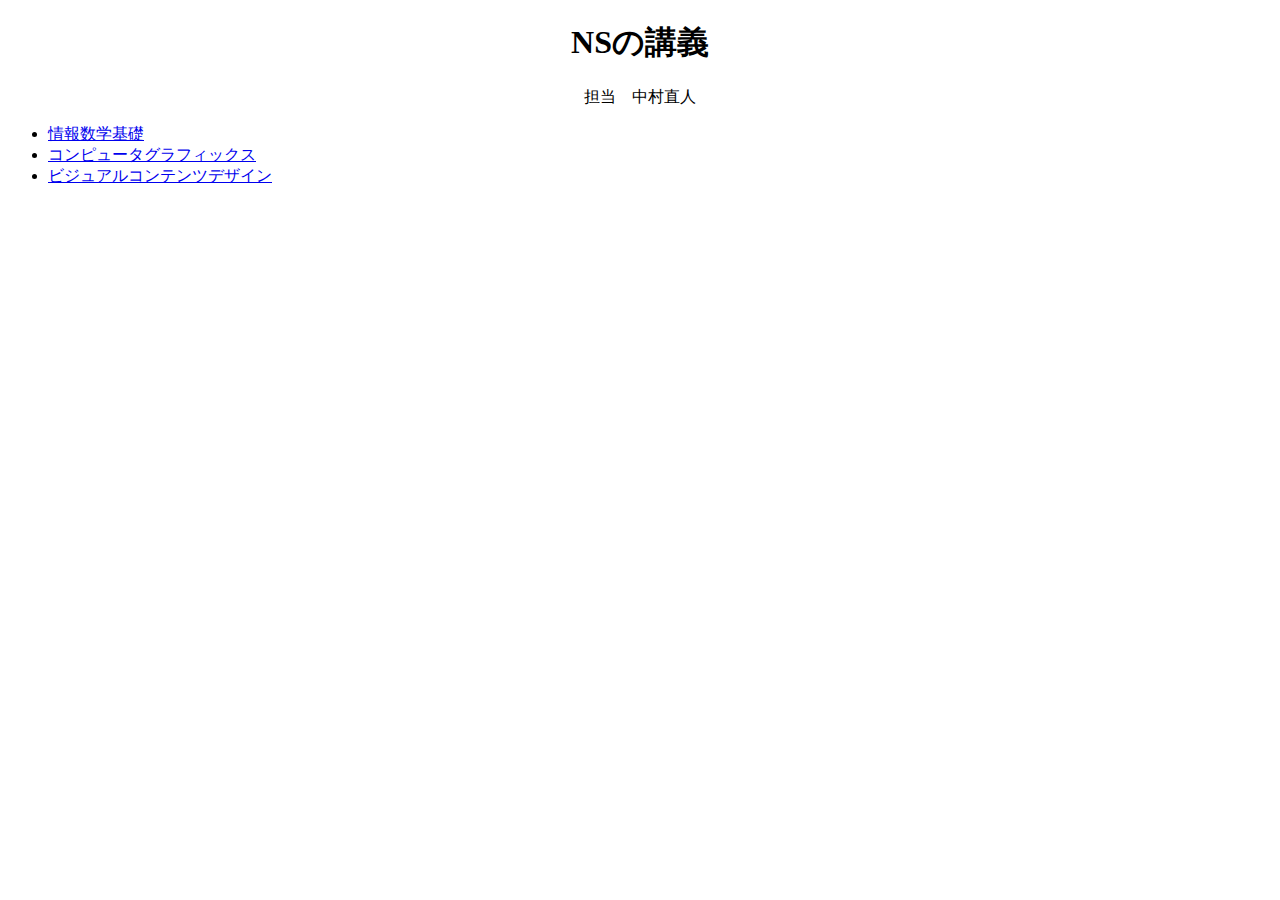
<file: index.html>
﻿<!doctype html>
<HTML>
   <HEAD>
      <meta charset="UTF-8">
      <TITLE>Webページの基礎</TITLE>
   </HEAD>
   <BODY>
	<center><h1>NSの講義</h1>
	<P>担当　中村直人</center>
<ul>
    <li><a href="lesson1-org2.html">情報数学基礎</a></li>
    <li><a href="lesson1-org3.html">コンピュータグラフィックス</a></li>
    <li><a href="lesson1-org1.html">ビジュアルコンテンツデザイン</a></li>
</ul>
   </BODY>
</HTML>
</file>
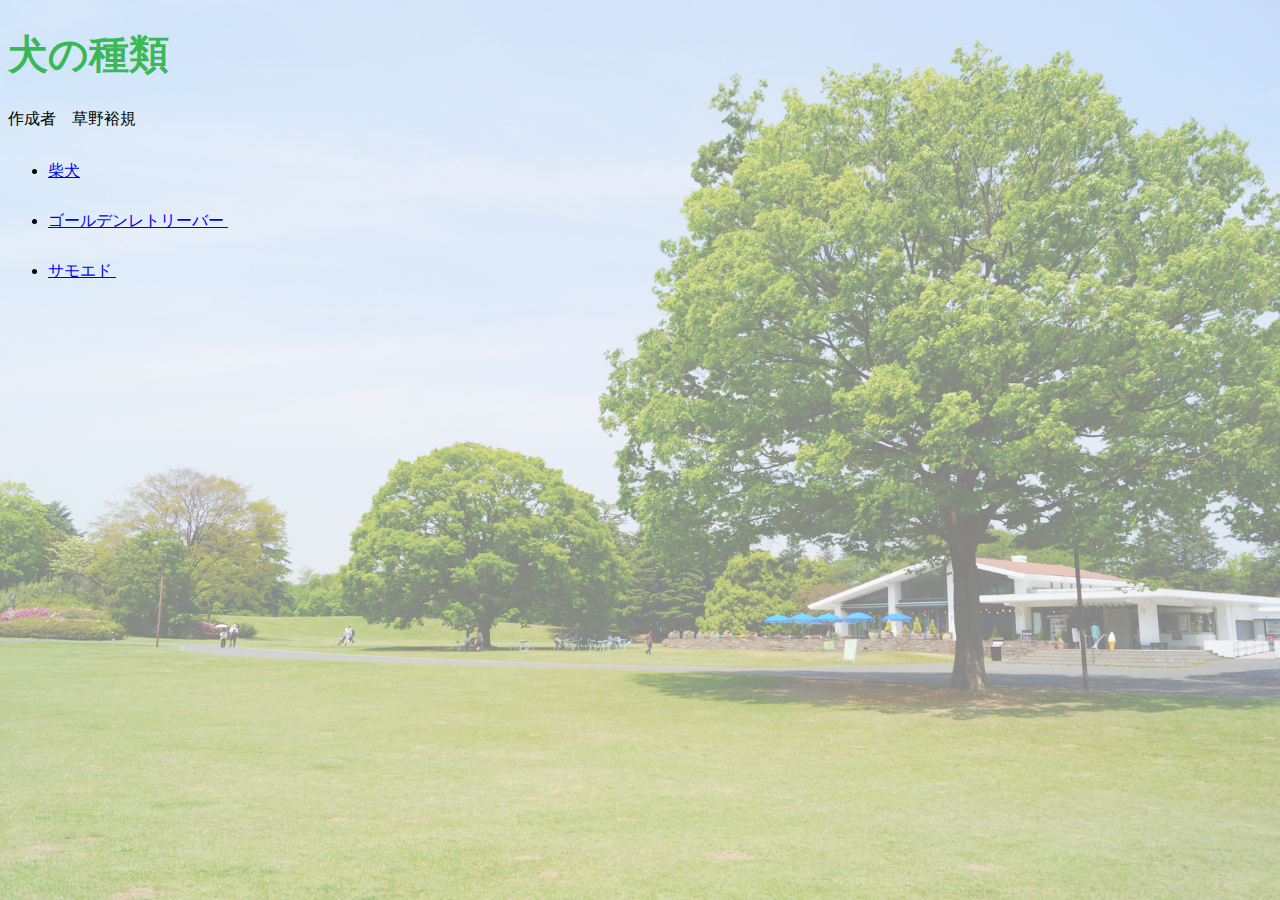
<file: dreamlesson/index.html>
<!doctype html>
<html>
<head>
<meta charset="utf-8">
<title>無題ドキュメント</title>
<link href="base.css" rel="stylesheet" type="text/css">
</head>

<body>
<h1>犬の種類</h1>
<p> 作成者　草野裕規</p>
<ul>
  <li><a href="siba.html">柴犬</a></li>
  <li><a href="golden.html">ゴールデンレトリーバー&nbsp;</a></li>
  <li><a href="samoedo.html">サモエド&nbsp;</a></li>
</ul>
</body>
</html>
</file>
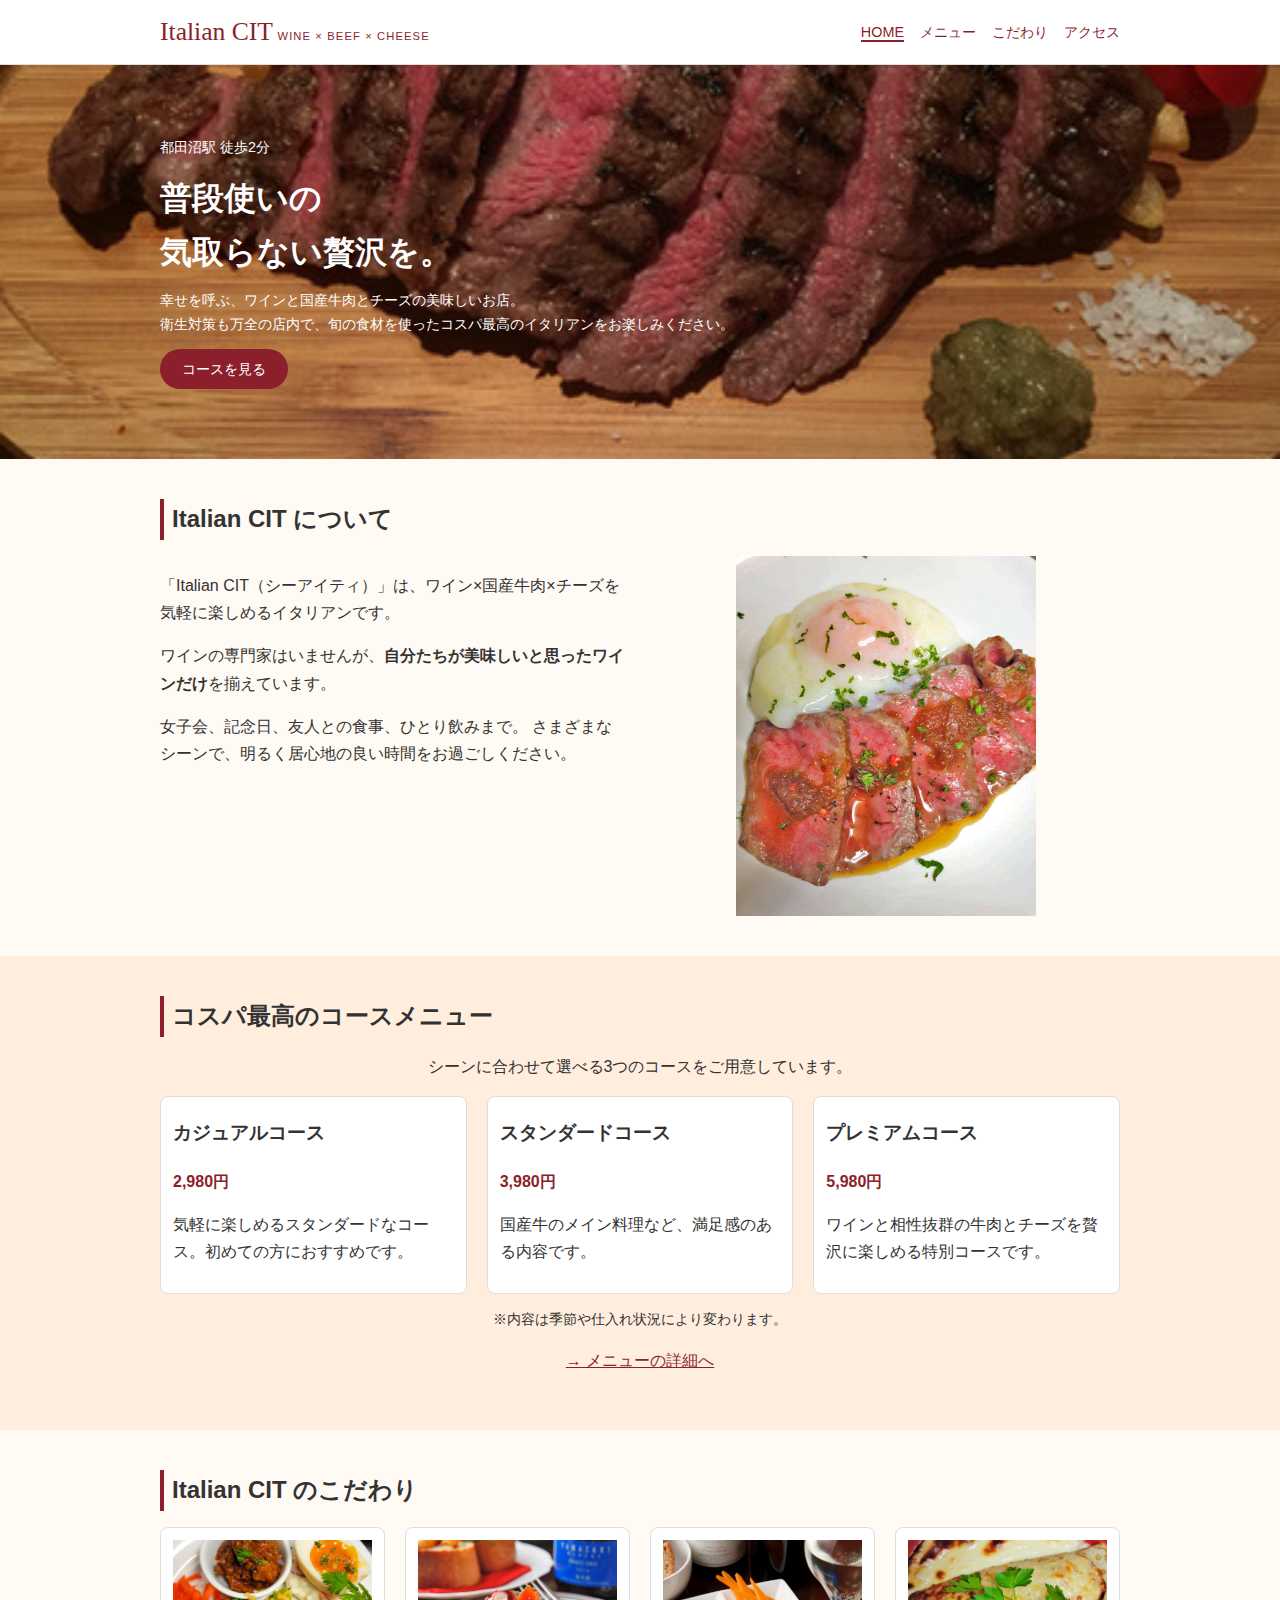
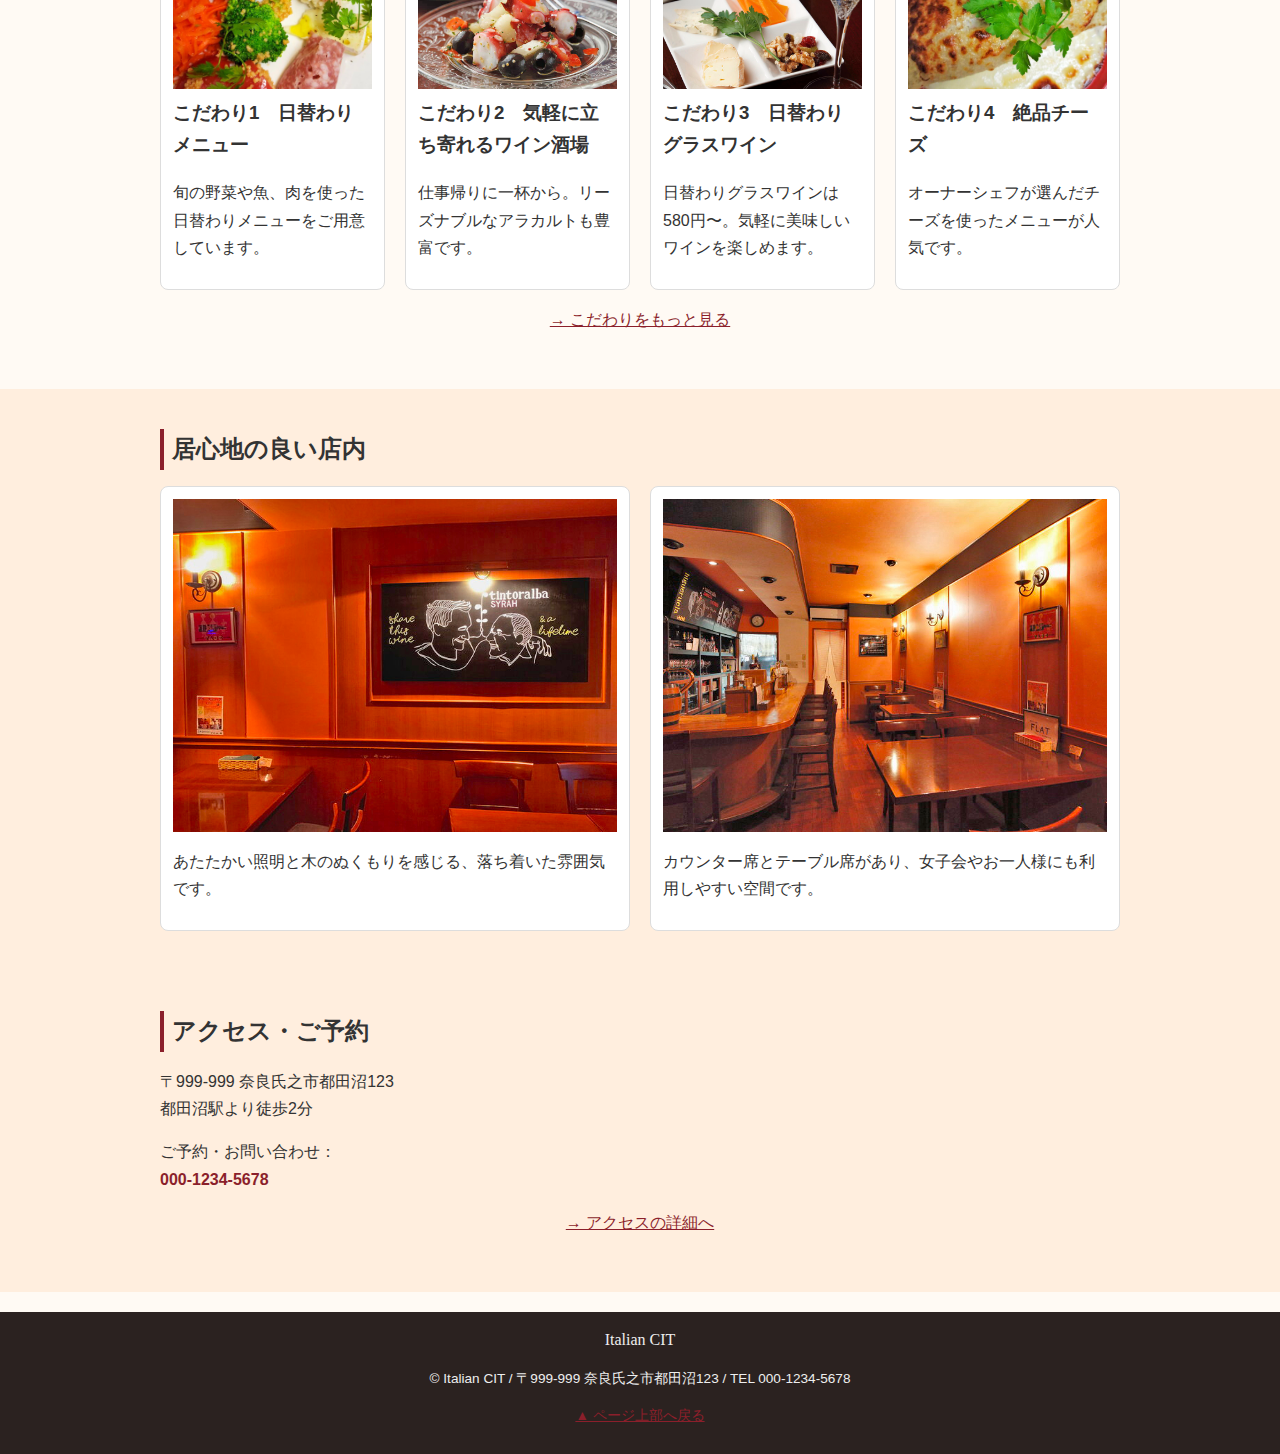
<file: italian/index.html>
<!doctype html>
<html>
<head>
<meta charset="utf-8">
<title>italian</title>
<link href="common.css" rel="stylesheet" type="text/css">
</head>

<body>
<header class="site-header">
  <div class="container header-inner">
    <a href="index.html" class="logo">
      <span class="logo-main">Italian CIT</span>
      <span class="logo-sub">Wine × Beef × Cheese</span>
    </a>
    <nav class="global-nav">
      <ul>
        <li><a href="index.html" class="current">HOME</a></li>
        <li><a href="menu.html">メニュー</a></li>
        <li><a href="kodawari.html">こだわり</a></li>
        <li><a href="access.html">アクセス</a></li>
      </ul>
    </nav>
  </div>
</header>

<main>
  <section class="hero hero-steak">
    <div class="container">
      <p class="hero-label">都田沼駅 徒歩2分</p>
      <h1>普段使いの<br>気取らない贅沢を。</h1>
      <p>
        幸せを呼ぶ、ワインと国産牛肉とチーズの美味しいお店。<br>
        衛生対策も万全の店内で、旬の食材を使ったコスパ最高のイタリアンをお楽しみください。
      </p>
      <a href="menu.html" class="btn">コースを見る</a>
    </div>
  </section>

  <section class="section">
    <div class="container">
      <h2>Italian CIT について</h2>
      <div class="two-col">
        <div class="col">
          <p>
            「Italian CIT（シーアイティ）」は、ワイン×国産牛肉×チーズを気軽に楽しめるイタリアンです。
          </p>
          <p>
            ワインの専門家はいませんが、<strong>自分たちが美味しいと思ったワインだけ</strong>を揃えています。
          </p>
          <p>
            女子会、記念日、友人との食事、ひとり飲みまで。  
            さまざまなシーンで、明るく居心地の良い時間をお過ごしください。
          </p>
        </div>
        <div class="col">
          <!-- 10枚目の写真：国産牛ローストビーフ＋温玉 -->
          <img src="2025素材/国産牛ローストビーフオニオンソース.jpg" alt="ローストビーフの一皿（10枚目の写真）">
        </div>
      </div>
    </div>
  </section>

  <!-- コース -->
  <section class="section section-bg">
    <div class="container">
      <h2>コスパ最高のコースメニュー</h2>
      <p class="center">
        シーンに合わせて選べる3つのコースをご用意しています。
      </p>
      <div class="card-row">
        <div class="card">
          <h3>カジュアルコース</h3>
          <p class="price">2,980円</p>
          <p>気軽に楽しめるスタンダードなコース。初めての方におすすめです。</p>
        </div>
        <div class="card">
          <h3>スタンダードコース</h3>
          <p class="price">3,980円</p>
          <p>国産牛のメイン料理など、満足感のある内容です。</p>
        </div>
        <div class="card">
          <h3>プレミアムコース</h3>
          <p class="price">5,980円</p>
          <p>ワインと相性抜群の牛肉とチーズを贅沢に楽しめる特別コースです。</p>
        </div>
      </div>
      <p class="center small">
        ※内容は季節や仕入れ状況により変わります。
      </p>
      <p class="center">
        <a href="menu.html" class="link">→ メニューの詳細へ</a>
      </p>
    </div>
  </section>

  <!-- こだわりダイジェスト（4つに増やした） -->
  <section class="section">
    <div class="container">
      <h2>Italian CIT のこだわり</h2>
      <div class="card-row card-row-kodawari">

        <div class="card">
          <img src="2025素材/こだわり1.jpg" alt="前菜盛り合わせ（1枚目の写真）">
          <h3>こだわり1　日替わりメニュー</h3>
          <p>旬の野菜や魚、肉を使った日替わりメニューをご用意しています。</p>
        </div>
        <div class="card">
          <!-- 4枚目の写真：タコとオリーブの前菜 -->
          <img src="2025素材/こだわり2.jpg" alt="タコとオリーブの前菜（4枚目の写真）">
          <h3>こだわり2　気軽に立ち寄れるワイン酒場</h3>
          <p>仕事帰りに一杯から。リーズナブルなアラカルトも豊富です。</p>
        </div>
        <div class="card">
          <!-- 6枚目の画像：ワイン×牛肉×チーズのイラスト -->
          <img src="2025素材/こだわり5 (2).jpg" alt="ワイン×牛肉×チーズのイラスト（6枚目の画像）">
          <h3>こだわり3　日替わりグラスワイン</h3>
          <p>日替わりグラスワインは580円〜。気軽に美味しいワインを楽しめます。</p>
        </div>
        <div class="card">
          <!-- 8枚目の写真：クレープグラタン（チーズ料理） -->
          <img src="2025素材/こだわり5チーズ料理.jpg" alt="チーズ料理（8枚目の写真）">
          <h3>こだわり4　絶品チーズ</h3>
          <p>オーナーシェフが選んだチーズを使ったメニューが人気です。</p>
        </div>
      </div>
      <p class="center">
        <a href="kodawari.html" class="link">→ こだわりをもっと見る</a>
      </p>
    </div>
  </section>

  <!-- 店内の雰囲気（内装写真 11・12枚目） -->
  <section class="section section-bg">
    <div class="container">
      <h2>居心地の良い店内</h2>
      <div class="card-row card-row-store">
        <div class="card">
          <img src="2025素材/内装1.jpg" alt="店内の壁と黒板（11枚目の写真）">
          <p>あたたかい照明と木のぬくもりを感じる、落ち着いた雰囲気です。</p>
        </div>
        <div class="card">
          <!-- 12枚目の写真：店内全体の様子 -->
          <img src="2025素材/内装2.jpg" alt="店内全体の様子（12枚目の写真）">
          <p>カウンター席とテーブル席があり、女子会やお一人様にも利用しやすい空間です。</p>
        </div>
      </div>
    </div>
  </section>

  <!-- アクセス簡易 -->
  <section class="section section-bg">
    <div class="container">
      <h2>アクセス・ご予約</h2>
      <p>
        〒999-999 奈良氏之市都田沼123<br>
        都田沼駅より徒歩2分
      </p>
      <p>
        ご予約・お問い合わせ：<br>
        <a href="tel:000-1234-5678" class="tel">000-1234-5678</a>
      </p>
      <p class="center">
        <a href="access.html" class="link">→ アクセスの詳細へ</a>
      </p>
    </div>
  </section>
</main>

<footer class="site-footer">
  <div class="container footer-inner">
    <p class="footer-logo">Italian CIT</p>
    <p class="small">© Italian CIT / 〒999-999 奈良氏之市都田沼123 / TEL 000-1234-5678</p>
    <p class="small"><a href="index.html" class="link">▲ ページ上部へ戻る</a></p>
  </div>
</footer>
</body>
</html>
</file>
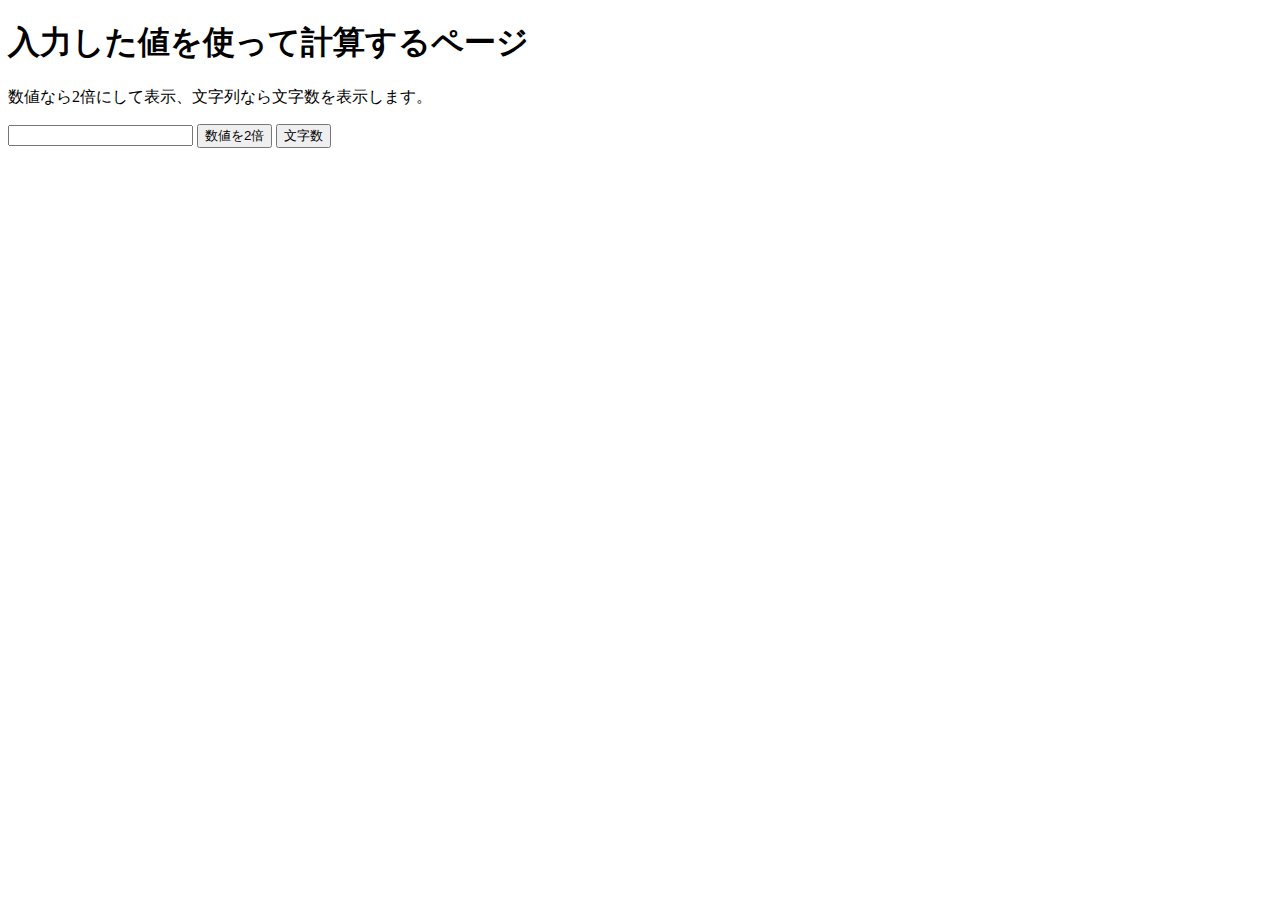
<file: JavaScript/index.html>
<!DOCTYPE html>
<html lang="ja">
<head>
  <meta charset="UTF-8">
  <title>第8回課題</title>
</head>
<body>

  <h1>入力した値を使って計算するページ</h1>
  <p>数値なら2倍にして表示、文字列なら文字数を表示します。</p>

  <input id="i">
  <button onclick="d()">数値を2倍</button>
  <button onclick="l()">文字数</button>
  <p id="r"></p>

  <script>
    function d() {
      var v = document.getElementById("i").value;
      document.getElementById("r").textContent = v * 2;
    }

    function l() {
      var t = document.getElementById("i").value;
      document.getElementById("r").textContent = t.length;
    }
  </script>

</body>
</html>
</file>
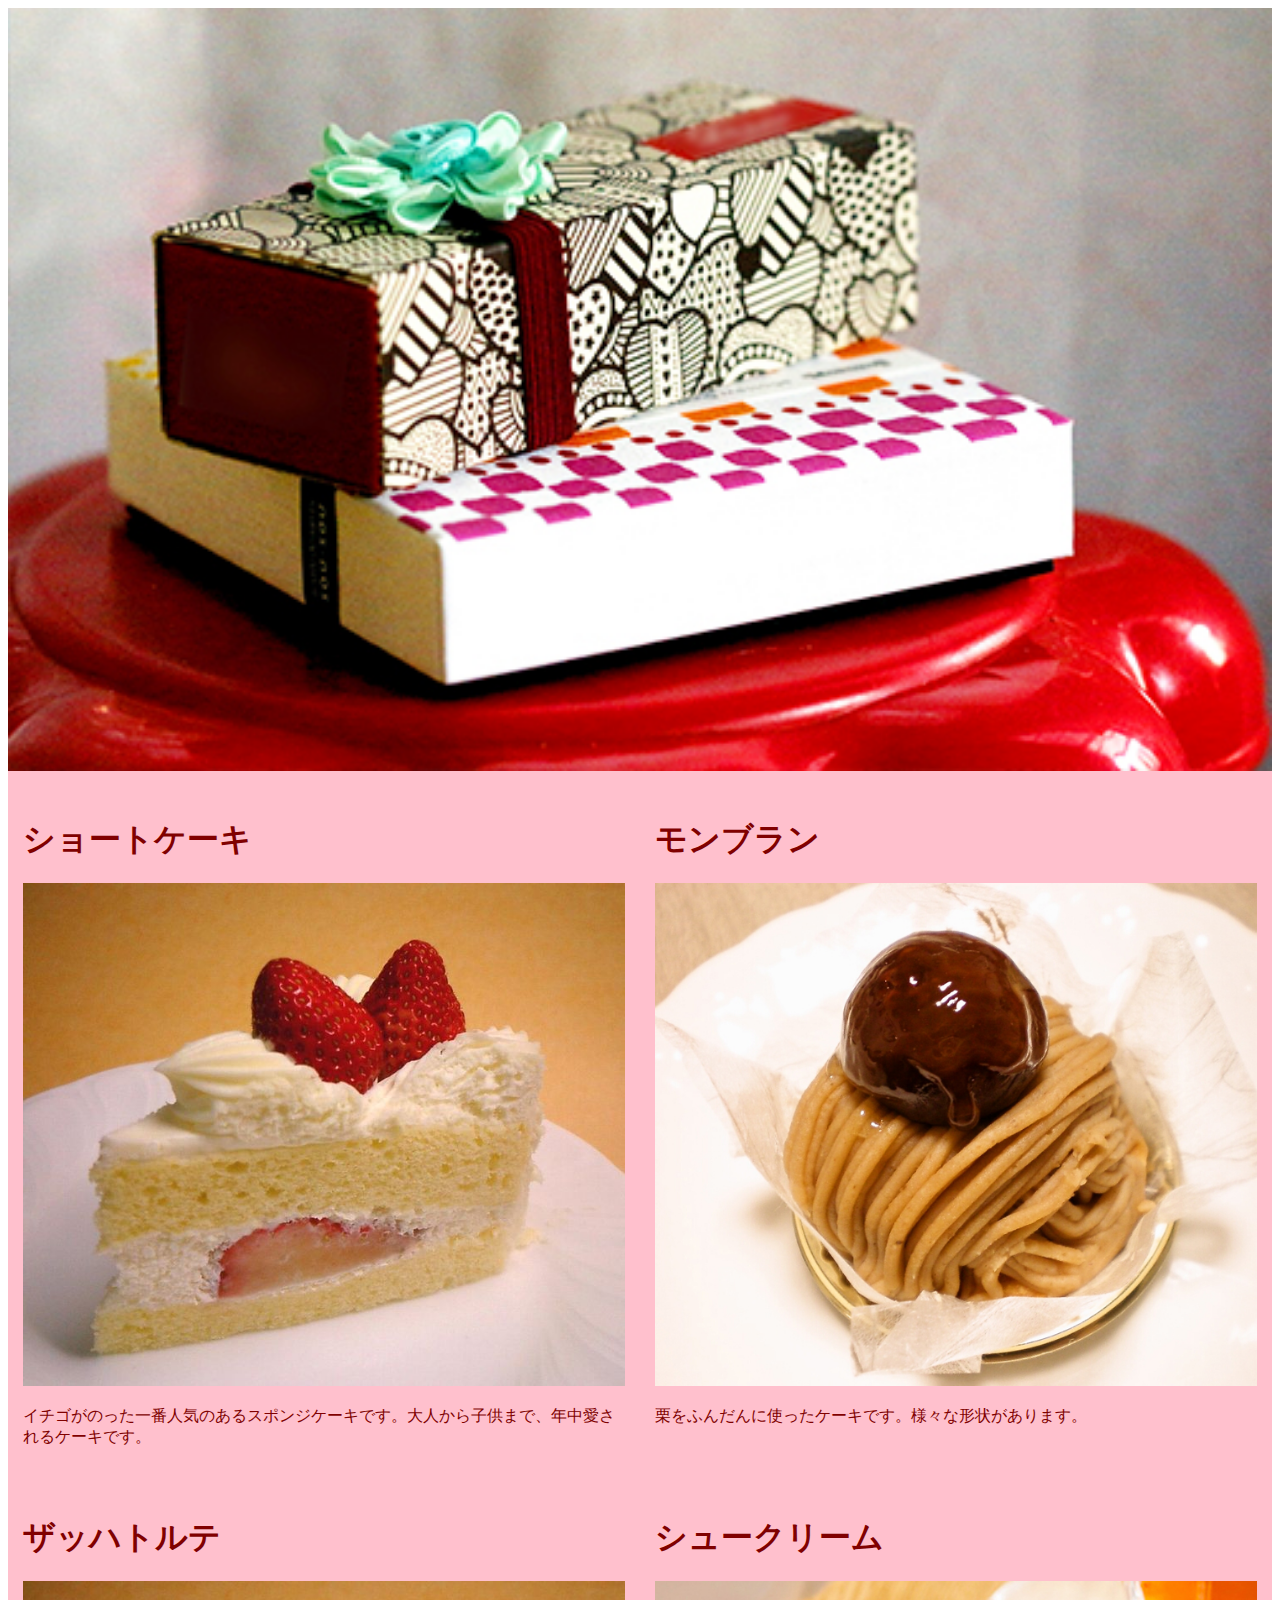
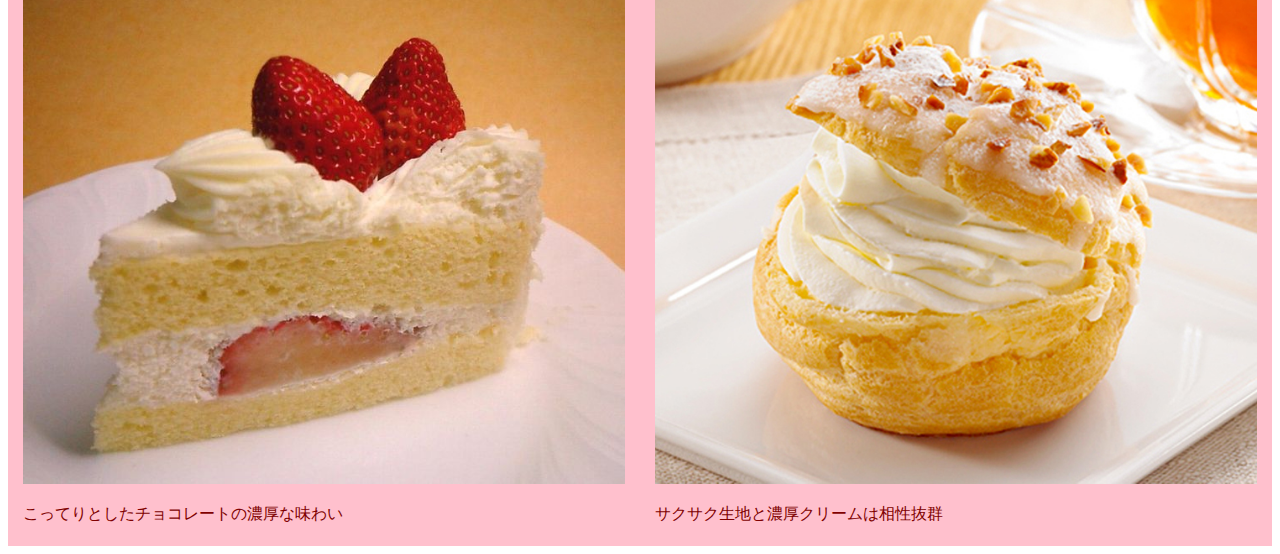
<file: lesson3/index.html>
<!doctype html>
<html>
<head>
<meta charset="utf-8">
<title>div_lesson</title>
<style type="text/css">
.one {
}
</style>
<link href="style.css" rel="stylesheet" type="text/css">
</head>

<body>
<div class="shop">
	<img src="images/shop.jpg">
	<div class="cakes">
		<h1>ショートケーキ</h1>
		<img src="images/cake01.jpg">
		<p>
			イチゴがのった一番人気のあるスポンジケーキです。大人から子供まで、年中愛されるケーキです。
		</p>
	</div>
	<div class="cakes">
		<h1>モンブラン</h1>
		<img src="images/cake02.jpg">
		<p>
			栗をふんだんに使ったケーキです。様々な形状があります。
		</p>
	</div>
	<div class="cakes">
		<h1>ザッハトルテ</h1>
		<img src="images/cake01.jpg">
		<p>
			こってりとしたチョコレートの濃厚な味わい
		</p>
	</div>
	<div class="cakes">
		<h1>シュークリーム</h1>
		<img src="images/cake04.jpg">
		<p>
			サクサク生地と濃厚クリームは相性抜群
		</p>
	</div>
</div>
</body>
</html>
</file>
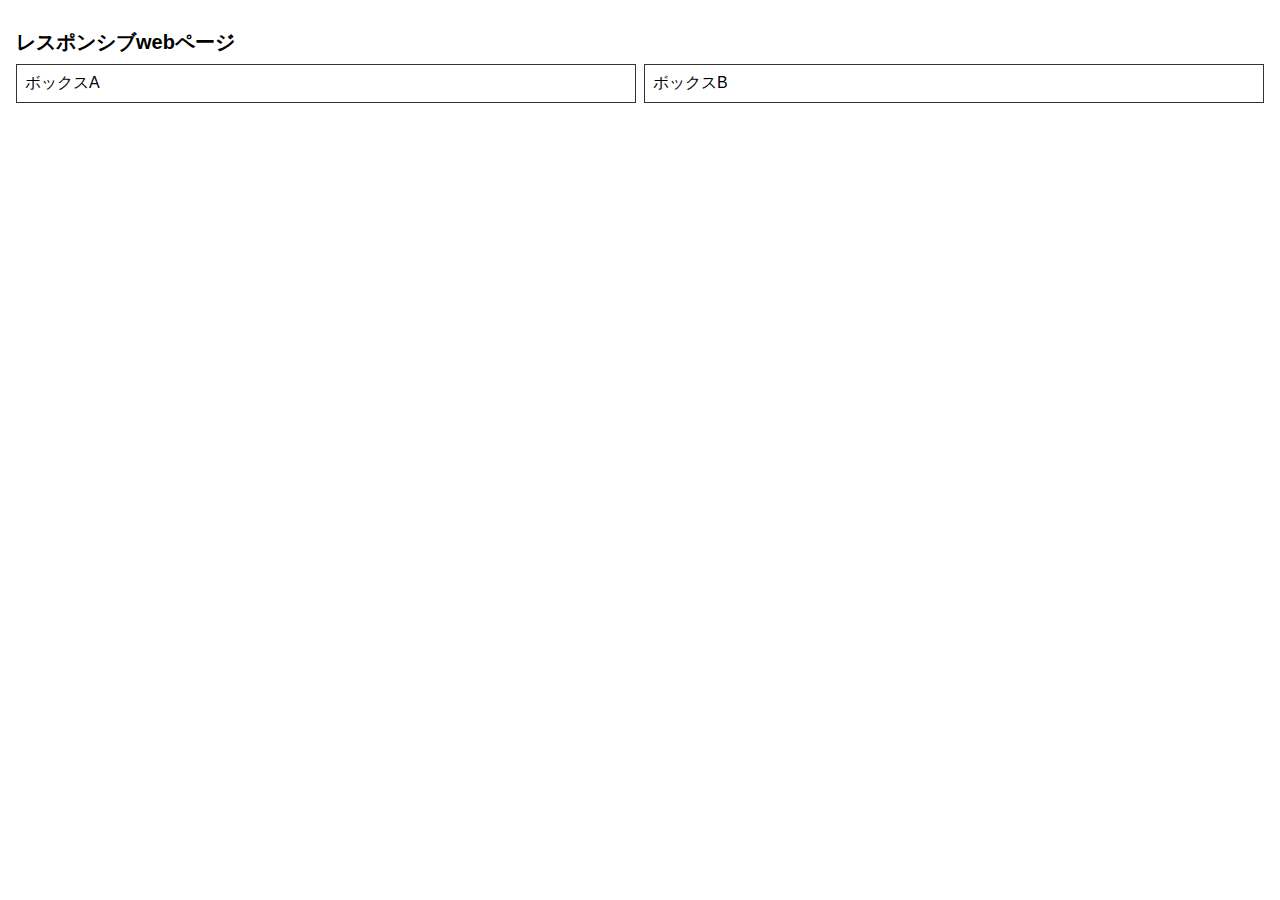
<file: responsive/index.html>
<!DOCTYPE html>
<html lang="ja">
<head>
  <meta charset="UTF-8">
  <meta name="viewport" content="width=device-width, initial-scale=1.0">
  <title>第9回課題</title>

  <style>
    body {
      font-family: sans-serif;
      margin: 0;
      padding: 16px;
    }

    h1 {
      font-size: 20px;
      margin-bottom: 8px;
    }

    p {
      font-size: 14px;
      margin-bottom: 16px;
    }

    .box {
      border: 1px solid #333;
      padding: 8px;
      margin-bottom: 8px;
    }

    @media (min-width: 600px) {
      .wrapper {
        display: flex;
        gap: 8px;
      }
      .box {
        flex: 1;
        margin-bottom: 0;
      }
    }
  </style>
</head>
<body>
  <h1>レスポンシブwebページ</h1>

  <div class="wrapper">
    <div class="box">ボックスA</div>
    <div class="box">ボックスB</div>
  </div>
</body>
</html>
</file>
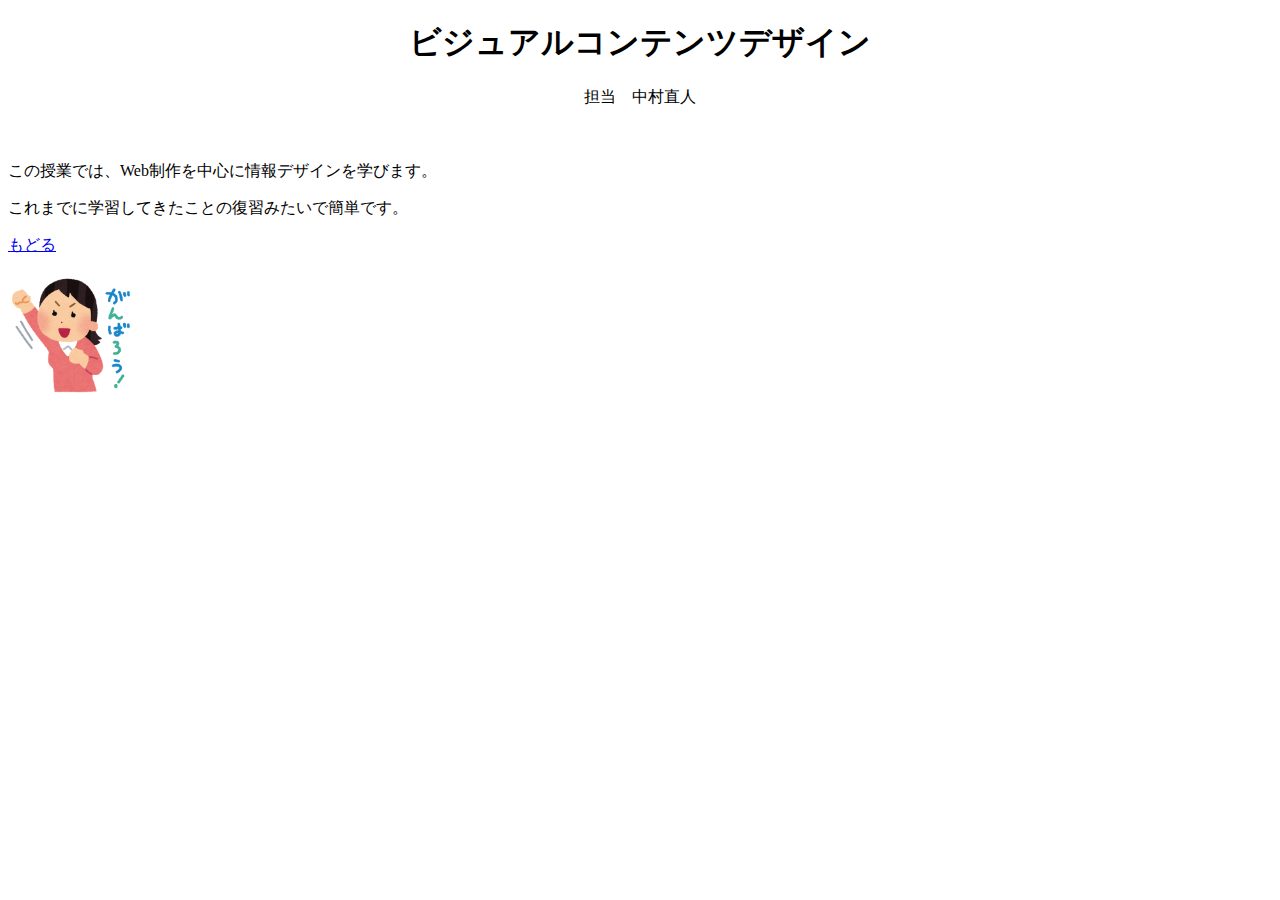
<file: lesson1-org1.html>
﻿<!doctype html>
<HTML>
   <HEAD>
      <meta charset="UTF-8">
      <TITLE>Webページの基礎</TITLE>
   </HEAD>
   <BODY>
	<center><h1>ビジュアルコンテンツデザイン</h1>
	<P>担当　中村直人</center>
　　　　<P>この授業では、Web制作を中心に情報デザインを学びます。</p>
<p>これまでに学習してきたことの復習みたいで簡単です。</p>
<p><a href="lesson1-top.html">もどる</a></p>
        <P><img src="ganba.png" width="128" height="128" alt="頑張ろう">
   </BODY>
</HTML>
</file>
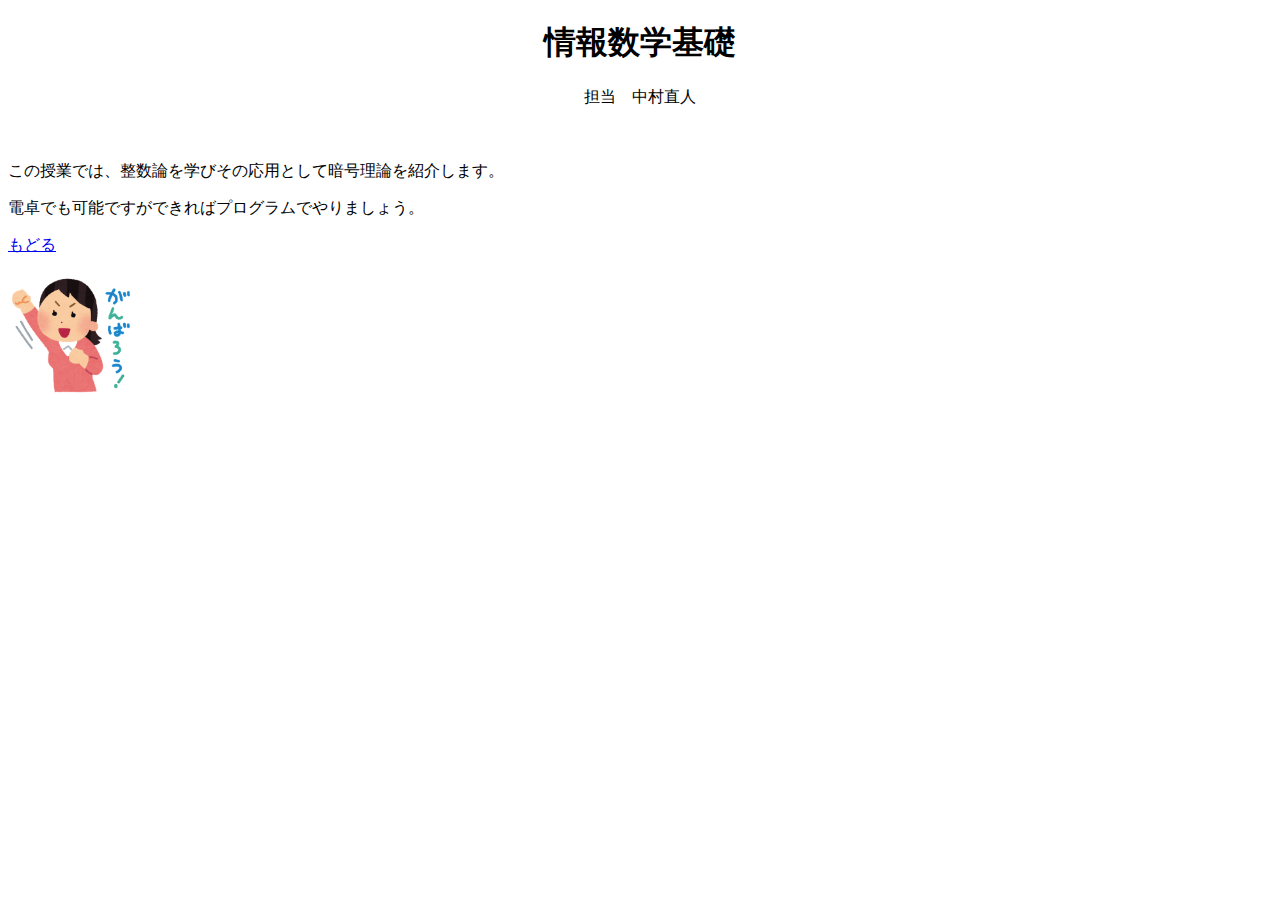
<file: lesson1-org2.html>
﻿<!doctype html>
<HTML>
   <HEAD>
      <meta charset="UTF-8">
      <TITLE>Webページの基礎</TITLE>
   </HEAD>
   <BODY>
	<center><h1>情報数学基礎</h1>
	<P>担当　中村直人</center>
　　　　<P>この授業では、整数論を学びその応用として暗号理論を紹介します。</p>
<p>電卓でも可能ですができればプログラムでやりましょう。</p>
<p><a href="lesson1-top.html">もどる</a></p>
        <P><img src="ganba.png" width="128" height="128" alt="頑張ろう">
   </BODY>
</HTML>
</file>
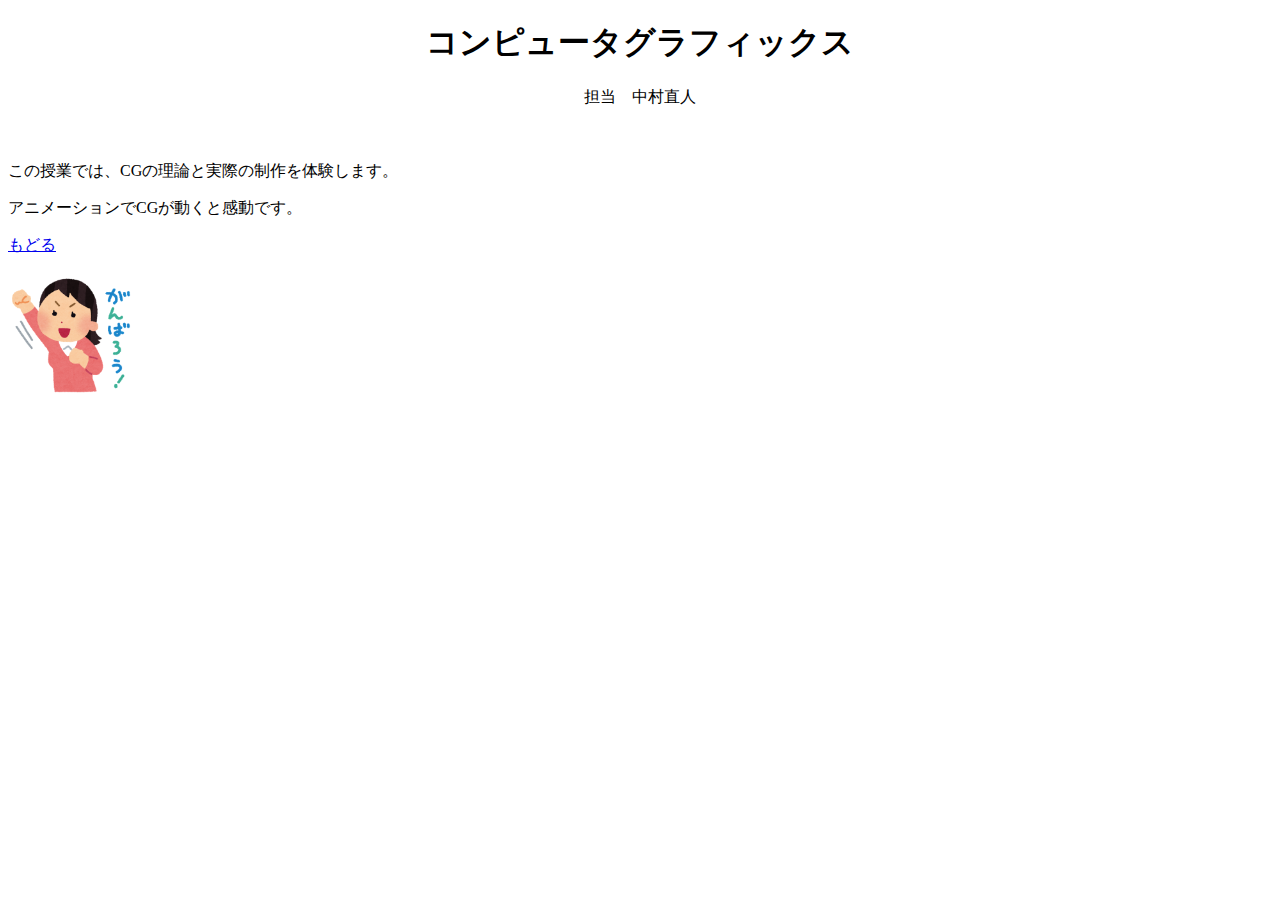
<file: lesson1-org3.html>
﻿<!doctype html>
<HTML>
   <HEAD>
      <meta charset="UTF-8">
      <TITLE>Webページの基礎</TITLE>
   </HEAD>
   <BODY>
	<center><h1>コンピュータグラフィックス</h1>
	<P>担当　中村直人</center>
　　　　<P>この授業では、CGの理論と実際の制作を体験します。</p>
<p>アニメーションでCGが動くと感動です。</p>
<p><a href="index.html">もどる</a></p>
        <P><img src="ganba.png" width="128" height="128" alt="頑張ろう">
   </BODY>

</HTML>
</file>
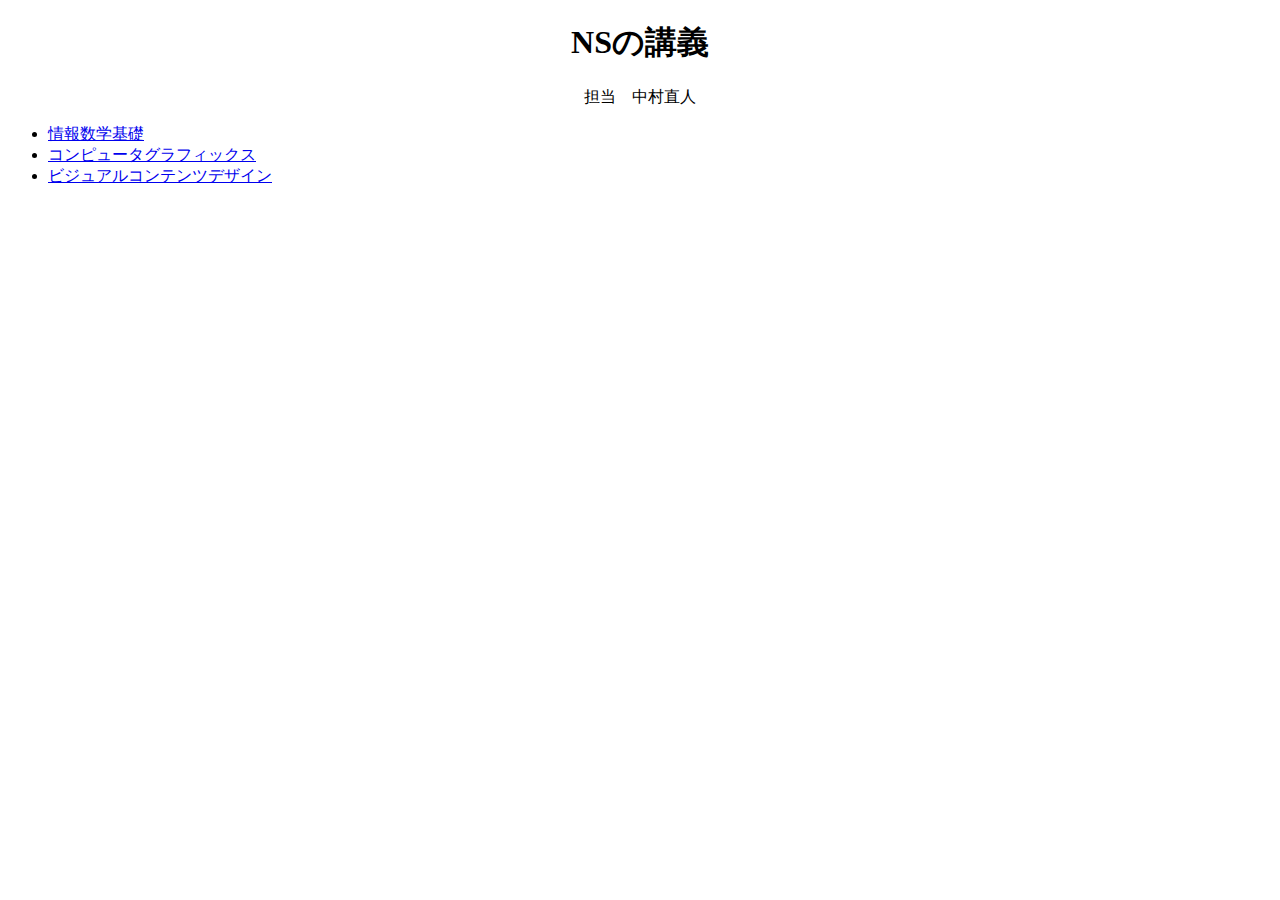
<file: lesson1-top.html>
﻿<!doctype html>
<HTML>
   <HEAD>
      <meta charset="UTF-8">
      <TITLE>Webページの基礎</TITLE>
   </HEAD>
   <BODY>
	<center><h1>NSの講義</h1>
	<P>担当　中村直人</center>
<ul>
    <li><a href="lesson1-org2.html">情報数学基礎</a></li>
    <li><a href="lesson1-org3.html">コンピュータグラフィックス</a></li>
    <li><a href="lesson1-org1.html">ビジュアルコンテンツデザイン</a></li>
</ul>
   </BODY>
</HTML>
</file>
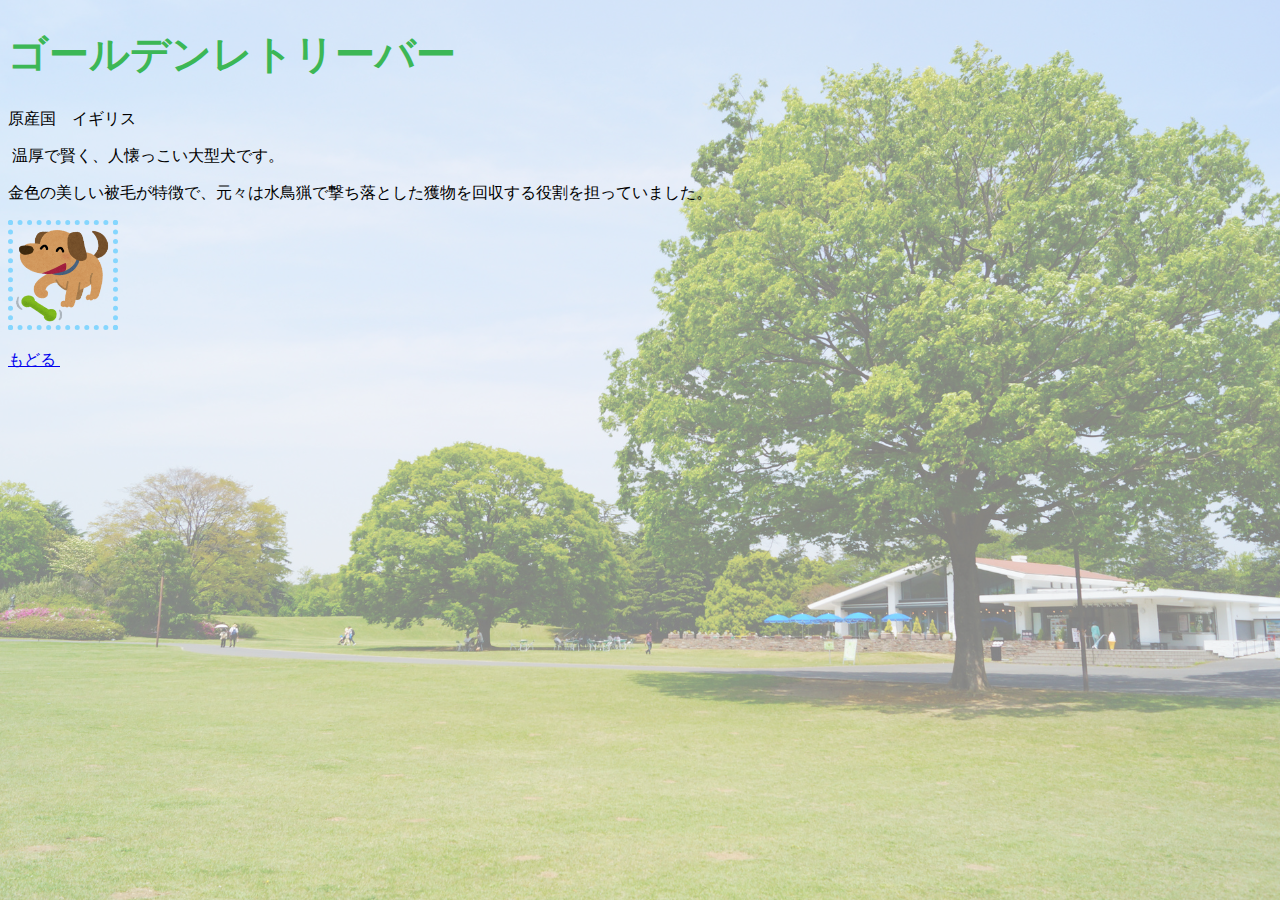
<file: dreamlesson/golden.html>
<!doctype html>
<html>
<head>
<meta charset="utf-8">
<title>gold</title>
<link href="base.css" rel="stylesheet" type="text/css">
</head>

<body>
<h1> ゴールデンレトリーバー&nbsp;</h1>
<p>原産国　イギリス</p>
<p>&nbsp;温厚で賢く、人懐っこい大型犬です。</p>
<p>金色の美しい被毛が特徴で、元々は水鳥猟で撃ち落とした獲物を回収する役割を担っていました。</p>
<img src="pet_omocha_inu.png" width="100" height="100" alt=""/>
<p><a href="index.html">もどる&nbsp;</a></p>
</body>
</html>
</file>
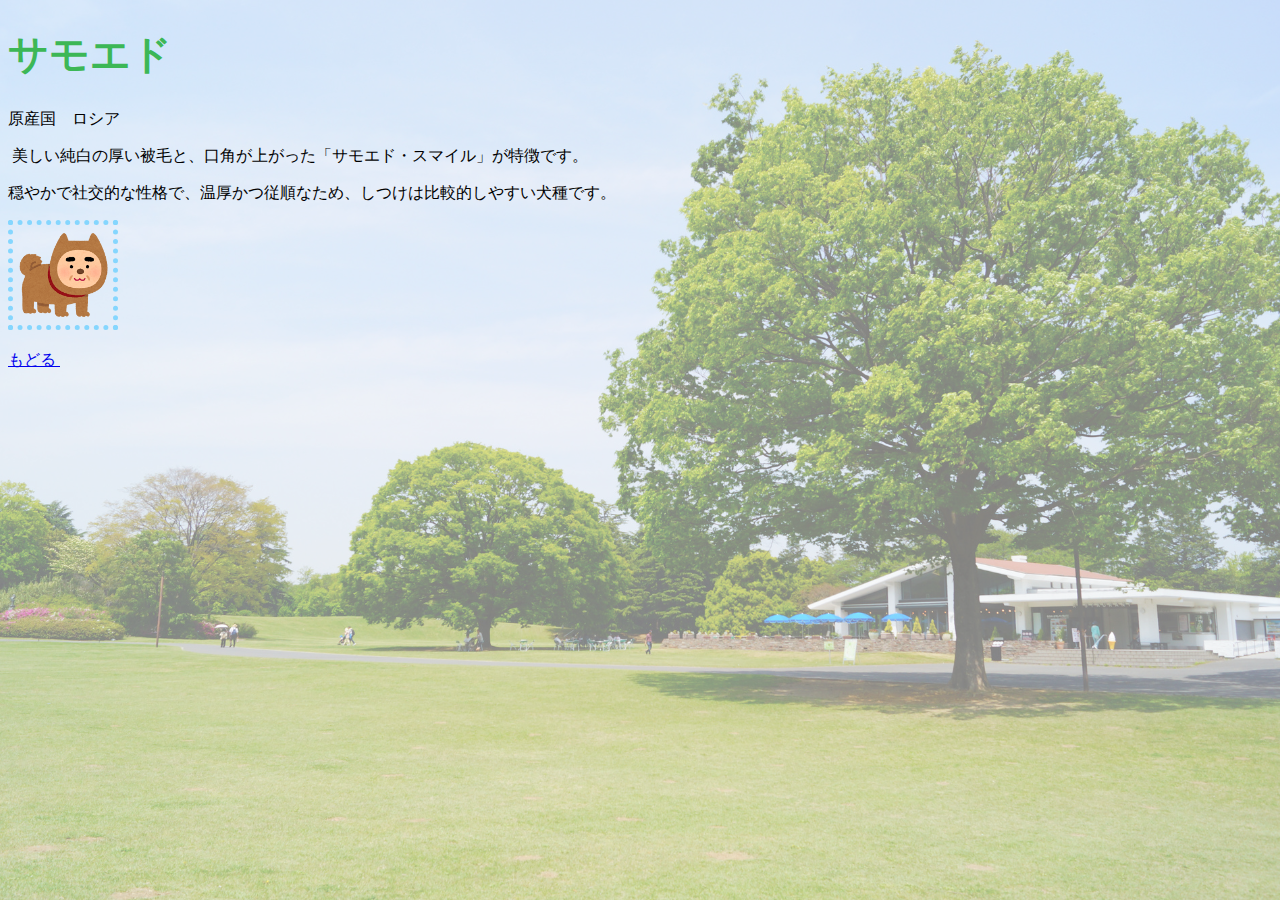
<file: dreamlesson/samoedo.html>
<!doctype html>
<html>
<head>
<meta charset="utf-8">
<title>samoedo</title>
<link href="base.css" rel="stylesheet" type="text/css">
</head>

<body>
<h1>サモエド</h1>
<p>原産国　ロシア</p>
<p>&nbsp;美しい純白の厚い被毛と、口角が上がった「サモエド・スマイル」が特徴です。</p>
<p>穏やかで社交的な性格で、温厚かつ従順なため、しつけは比較的しやすい犬種です。</p>
<img src="youkai_jinmenken.png" width="100" height="100" alt=""/>
<p><a href="index.html">もどる&nbsp;</a></p>
</body>
</html>
</file>
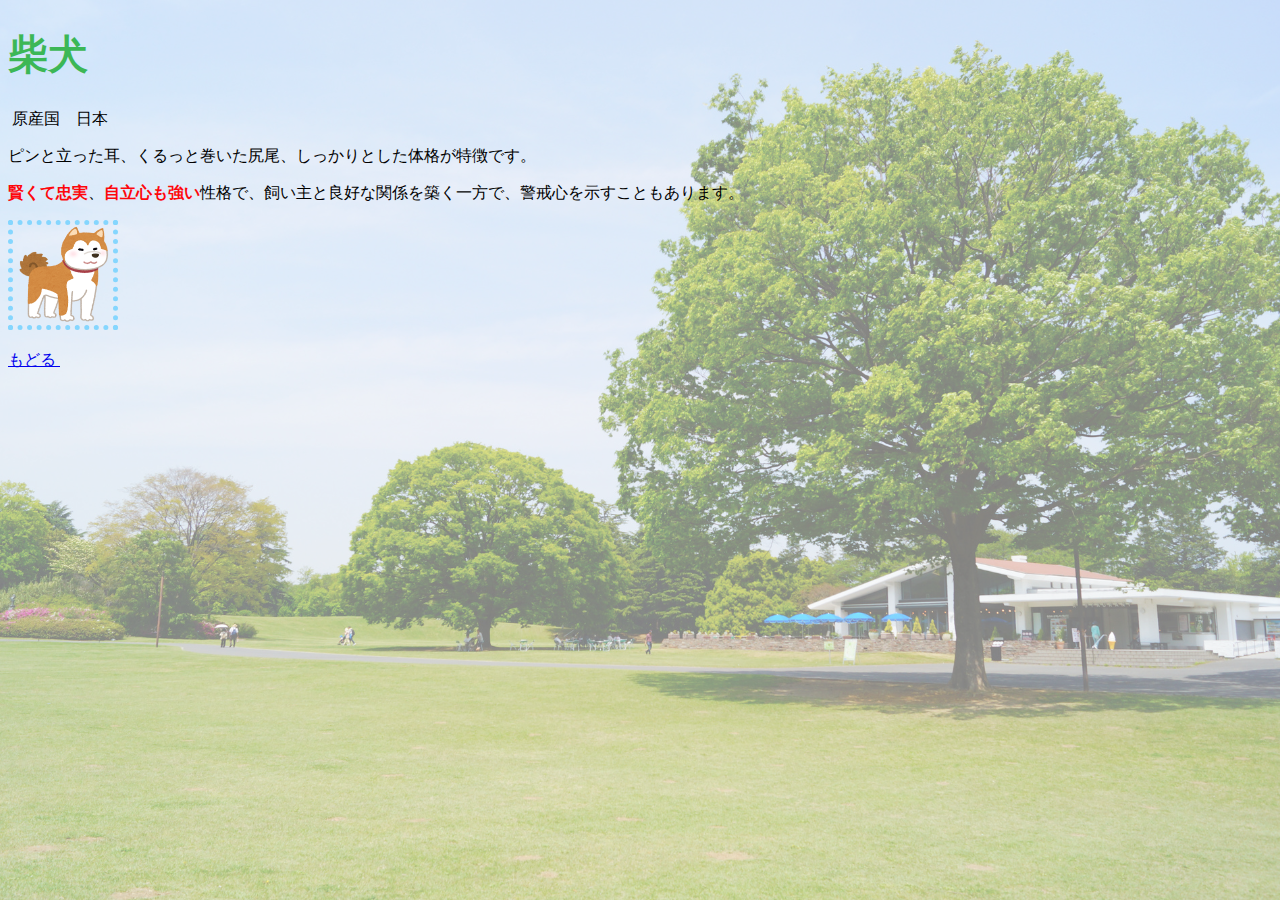
<file: dreamlesson/siba.html>
<!doctype html>
<html>
<head>
<meta charset="utf-8">
<title>無題ドキュメント</title>
<link href="base.css" rel="stylesheet" type="text/css">
</head>

<body>
<h1> 柴犬</h1>
<p>&nbsp;原産国　日本</p>
<p>ピンと立った耳、くるっと巻いた尻尾、しっかりとした体格が特徴です。</p>
<p><span class="key">賢くて忠実</span>、<span class="key">自立心も強い</span>性格で、飼い主と良好な関係を築く一方で、警戒心を示すこともあります。&nbsp;</p>
<img src="dog_akitainu.png" width="100" height="100" alt=""/>
<p><a href="index.html">もどる&nbsp;</a></p>
</body>
</html>
</file>
<file: dreamlesson/base.css>
@charset "utf-8";
body h1 {
	color: #3CB756;
	font-family: "Lucida Console", Monaco, monospace;
	font-size: 40px;
}
.key {
	color: #FE070B;
	font-weight: 700;
}
body img {
	border: 5px dotted #85D6FE;
}
body  {
	background-image: url(pixta_15890750_M.jpg);
	background-position: center center;
  	background-repeat: no-repeat;
  	background-attachment: fixed;
 	background-size: cover;
  	background-color: #464646;
	background-color:rgba(255,255,255,0.5);
	background-blend-mode:lighten;
}


body ul {
	line-height: 50px;
}
</file>
<file: italian/common.css>
@charset "utf-8";
/* ベース */
* {
  box-sizing: border-box;
}

body {
  margin: 0;
  font-family: "Noto Sans JP", sans-serif;
  line-height: 1.7;
  color: #333;
  background: #fffaf4;
}

img {
  max-width: 100%;
  height: auto;
  display: block;
}

a {
  color: #8b1f2b;
  text-decoration: none;
}

a:hover {
  opacity: 0.8;
}

.container {
  width: 90%;
  max-width: 960px;
  margin: 0 auto;
}

/* ヘッダー・ロゴ・ナビ */

.site-header {
  background: #ffffff;
  border-bottom: 1px solid #ddd;
}

.header-inner {
  display: flex;
  justify-content: space-between;
  align-items: center;
  padding: 10px 0;
}

.logo {
  color: #8b1f2b;
}

.logo-main {
  font-family: "Playfair Display", serif;
  font-size: 1.6rem;
}

.logo-sub {
  font-size: 0.7rem;
  letter-spacing: 0.1em;
  text-transform: uppercase;
}

.global-nav ul {
  list-style: none;
  margin: 0;
  padding: 0;
  display: flex;
  gap: 1rem;
}

.global-nav a {
  font-size: 0.9rem;
}

.global-nav a.current {
  border-bottom: 2px solid #8b1f2b;
}

/* ヒーロー */

.hero {
  color: #fff;
  padding: 70px 0;
  background-size: cover;
  background-position: center;
  background-repeat: no-repeat;
  background-color: #333;
}


.hero-steak {
  background-image: url("2025素材/国産牛ステーキ.jpg");
}

.hero-label {
  font-size: 0.8rem;
  margin-bottom: 5px;
}

.hero h1 {
  font-family: "Playfair Display", serif;
  font-size: 2rem;
  margin: 0 0 8px;
}

.hero p {
  margin: 0 0 12px;
  font-size: 0.9rem;
}

.btn {
  display: inline-block;
  background: #8b1f2b;
  color: #fff;
  padding: 8px 22px;
  border-radius: 20px;
  font-size: 0.9rem;
}

/* セクション共通 */

.section {
  padding: 40px 0;
}

.section-bg {
  background: #ffeede;
}

.section h2 {
  font-size: 1.5rem;
  margin-top: 0;
  margin-bottom: 16px;
  border-left: 4px solid #8b1f2b;
  padding-left: 8px;
}

.center {
  text-align: center;
}

.small {
  font-size: 0.85rem;
}

/* 2カラム */

.two-col {
  display: flex;
  gap: 24px;
  flex-wrap: wrap;
}

.two-col .col {
  flex: 1 1 260px;
}

.two-col .col img {
  max-width: 300px;   /* 横最大 320px まで */
  max-height:360px;
  width: 100%;
  margin: 0 auto;     /* 中央寄せ */
  display: block;
}

/* カード（Gridレイアウト） */

.card-row {
  display: grid;
  gap: 20px;
  /* 画面幅に合わせて 1〜3列で自動調整 */
  grid-template-columns: repeat(auto-fit, minmax(240px, 1fr));
}

.card {
  background: #fff;
  border: 1px solid #ddd;
  border-radius: 8px;
  padding: 12px;
}

.card-row-kodawari {
  /* デフォルト（タブレットくらい）は2列 */
  grid-template-columns: repeat(2, minmax(0, 1fr));
}

/* PCサイズ：4枚を横一列に並べる */
@media (min-width: 1100px) {
  .card-row-kodawari {
    grid-template-columns: repeat(4, minmax(0, 1fr));
  }
}

/* スマホサイズ：1列表示にして読みやすく */
@media (max-width: 600px) {
  .card-row-kodawari {
    grid-template-columns: 1fr;
  }
}

/* 店内写真のレイアウト：PCでは2列、スマホでは1列 */
.card-row-store {
  grid-template-columns: repeat(2, minmax(0, 1fr));
}

@media (max-width: 600px) {
  .card-row-store {
    grid-template-columns: 1fr;
  }
}

/* こだわり＆店内の画像サイズを揃える */
.card-row-kodawari img,
.card-row-store img,
.card-row-alacarte img {
  width: 100%;
  aspect-ratio: 4 / 3;
  object-fit: cover;
}



.card h3 {
  margin-top: 8px;
}

.price {
  font-weight: bold;
  color: #8b1f2b;
}

/* メニュー（コース） */

.course-list {
  display: flex;
  flex-direction: column;
  gap: 16px;
}

.course-item {
  background: #fff;
  border: 1px solid #ddd;
  border-radius: 8px;
  padding: 12px 16px;
}

.course-item h3 {
  margin-top: 0;
  display: flex;
  justify-content: space-between;
  gap: 10px;
}

/* こだわり（詳細ページのレイアウト） */

.feature {
  display: flex;
  gap: 20px;
  margin-bottom: 30px;
  flex-wrap: wrap;
}

.feature-img {
  flex: 1 1 220px;
}

.feature-text {
  flex: 2 1 260px;
}

.feature-text h2 {
  margin-top: 0;
}

/* アクセス */

.page-head {
  padding: 30px 0 10px;
  background: #ffeede;
}

.page-head h1 {
  margin: 0 0 8px;
}

.info-list {
  margin: 0 0 20px;
}

.info-list dt {
  font-weight: bold;
}

.info-list dd {
  margin: 0 0 8px;
}

.map-box {
  background: #ddd;
  padding: 30px;
  text-align: center;
  font-size: 0.9rem;
  border-radius: 8px;
}

/* フッター */

.site-footer {
  background: #2b2220;
  color: #eee;
  padding: 14px 0;
  margin-top: 20px;
}

.footer-inner {
  text-align: center;
}

.footer-logo {
  font-family: "Playfair Display", serif;
  margin: 0 0 4px;
}

/* リンク・電話 */

.tel {
  font-weight: bold;
}

.link {
  text-decoration: underline;
}

/* スマホ用 */

@media (max-width: 600px) {
  .header-inner {
    flex-direction: column;
    align-items: flex-start;
    gap: 6px;
  }

  .global-nav ul {
    flex-wrap: wrap;
  }

  .hero {
    padding: 60px 0;
  }

  .hero h1 {
    font-size: 1.7rem;
  }

  .hero p {
    font-size: 0.85rem;
  }
}
</file>
<file: lesson3/style.css>
@charset "utf-8";
body{
	color: #800000;
}

img{
	width: 100%;
}

.shop{
	background-color: #ffc0cd;
	width: 100%;
	display: flex;
  	flex-wrap: wrap; 
  	gap: 20px;
  	justify-content: center;
}
.cakes{
	float: left;
	width: calc(50% - 30px);
	padding: 5px;
}
</file>
